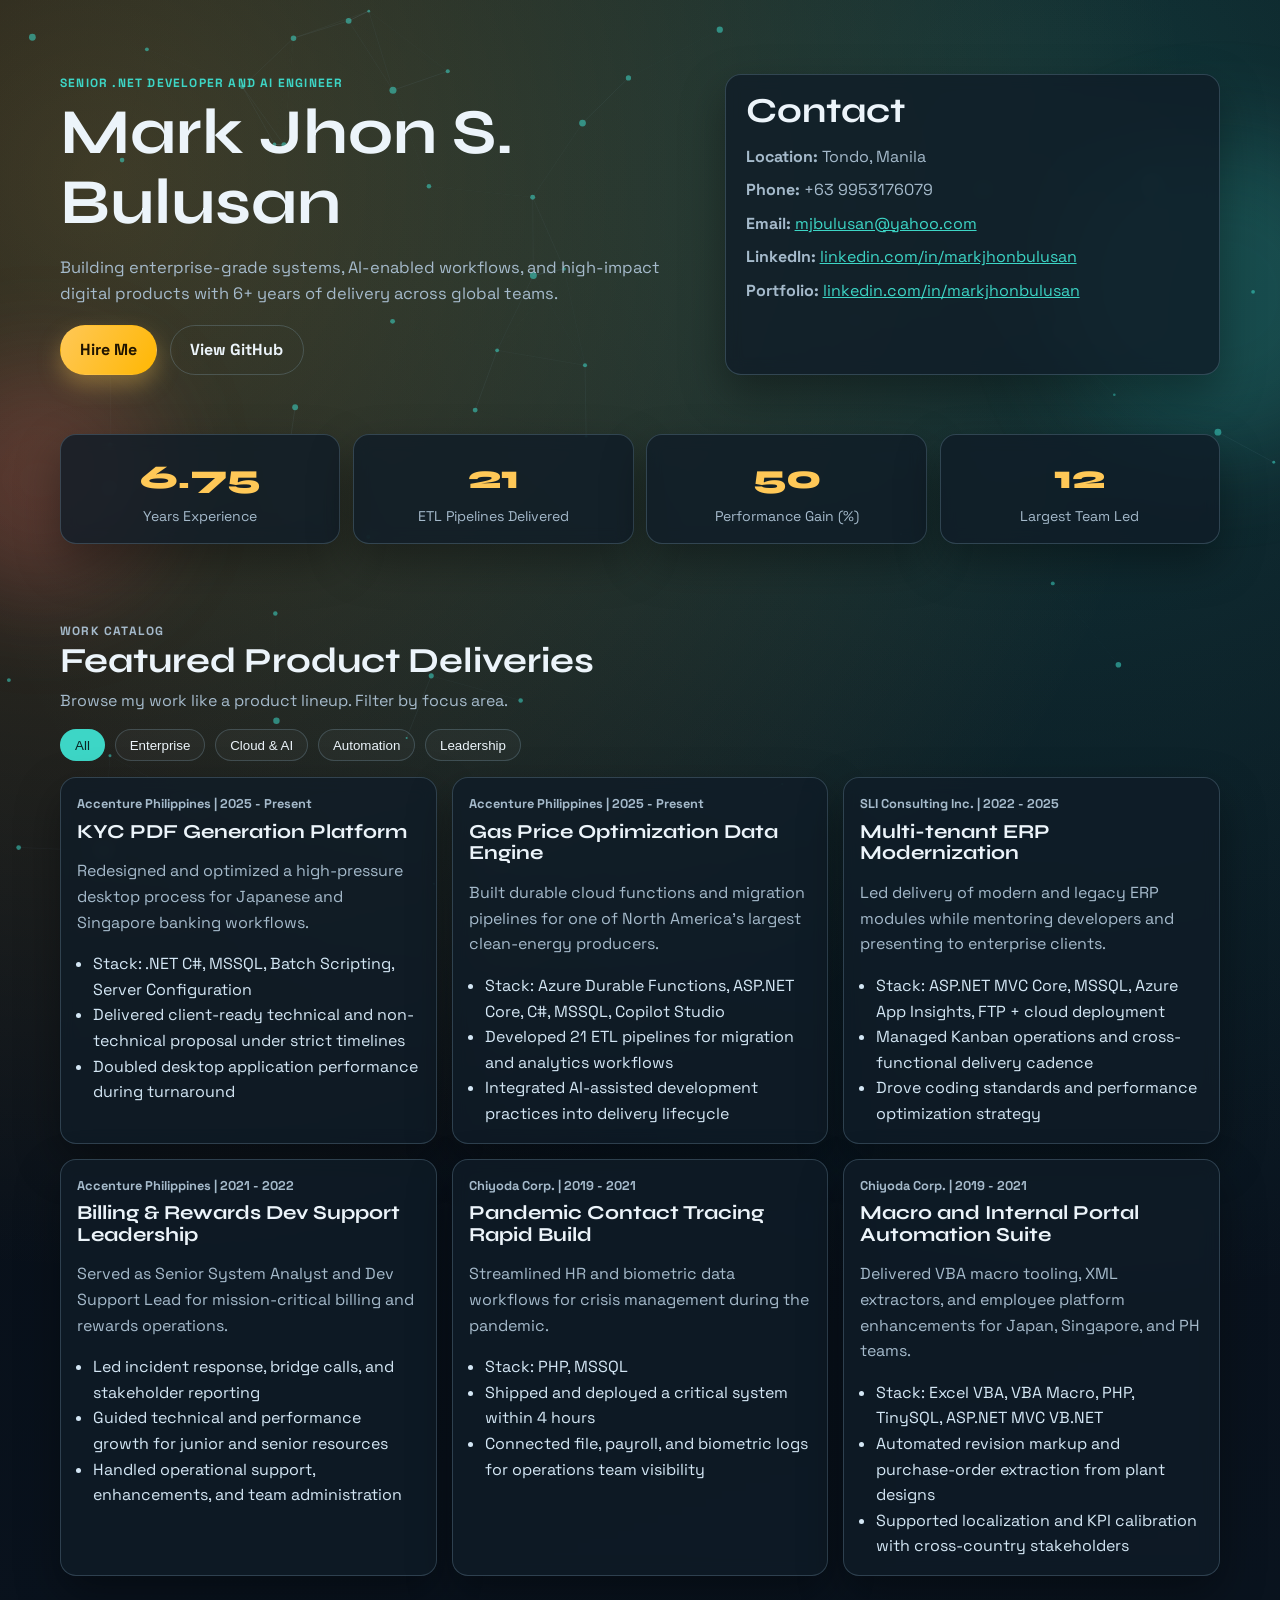
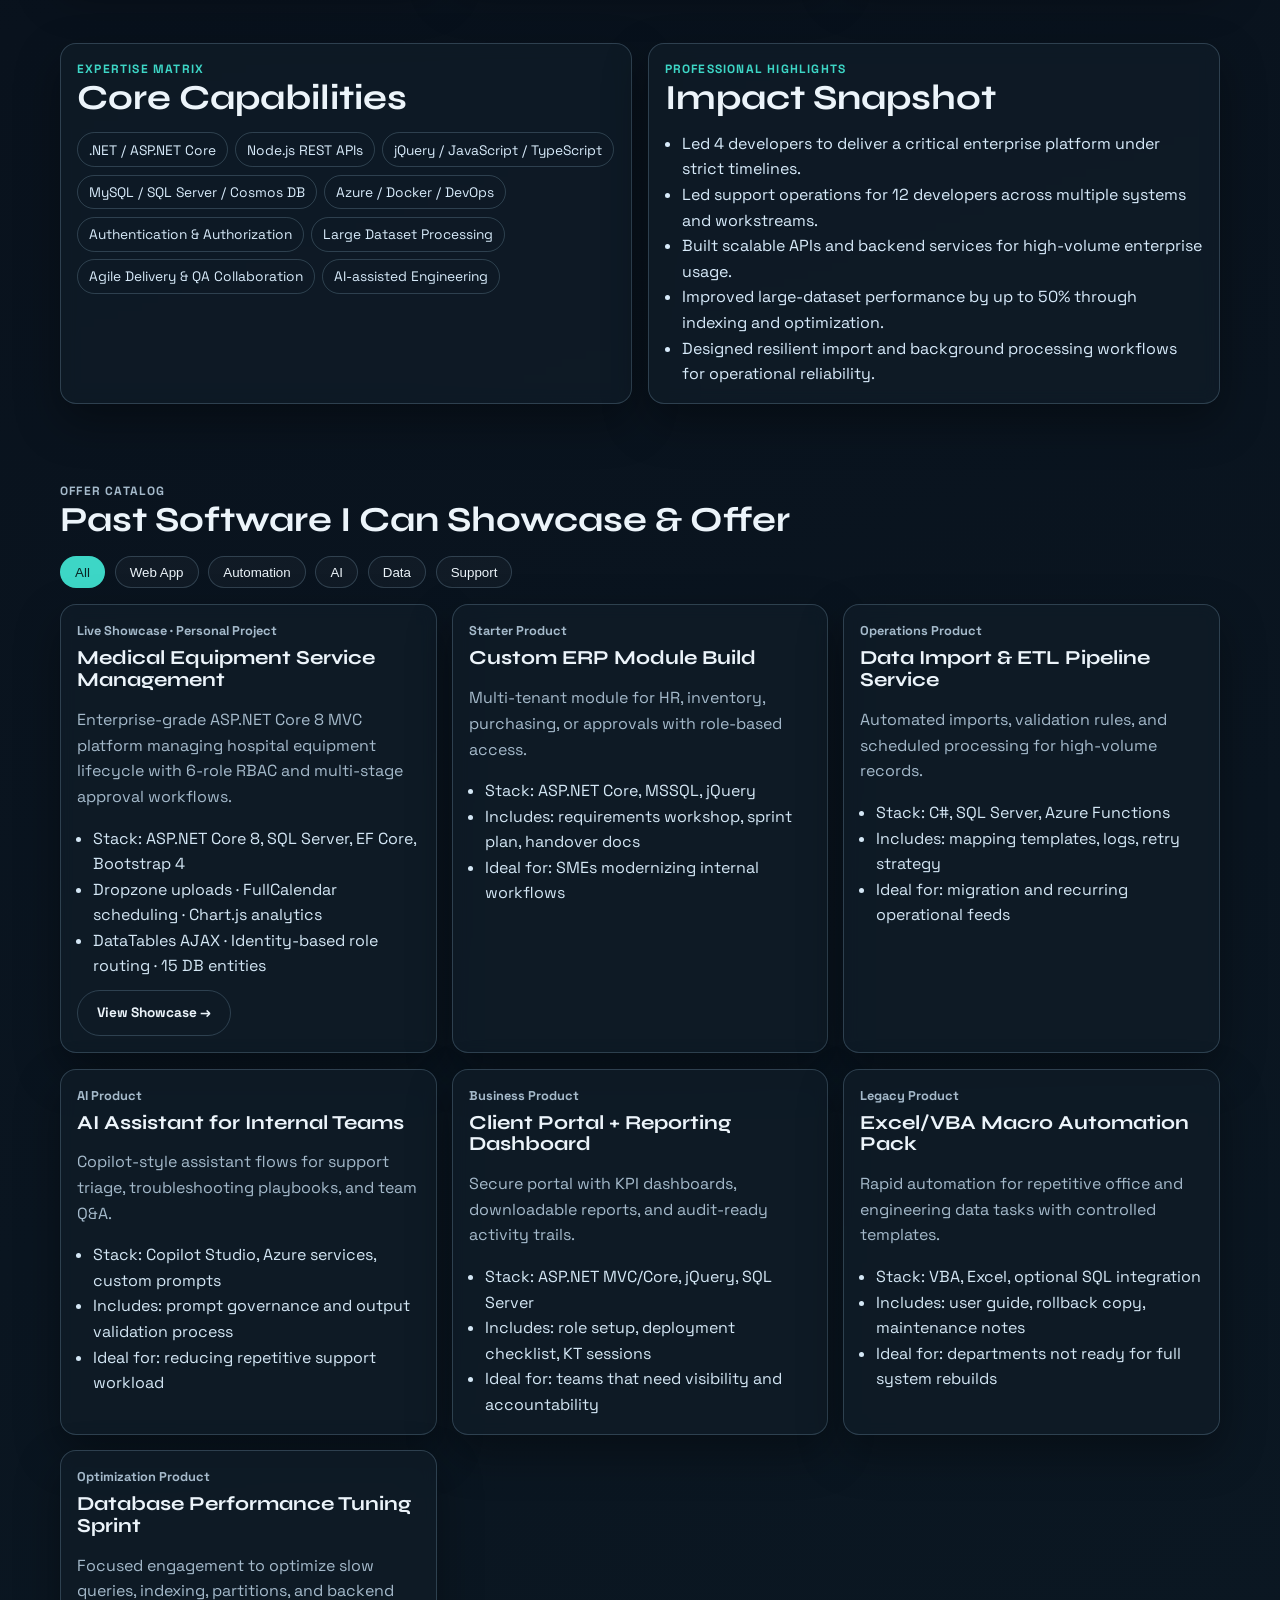
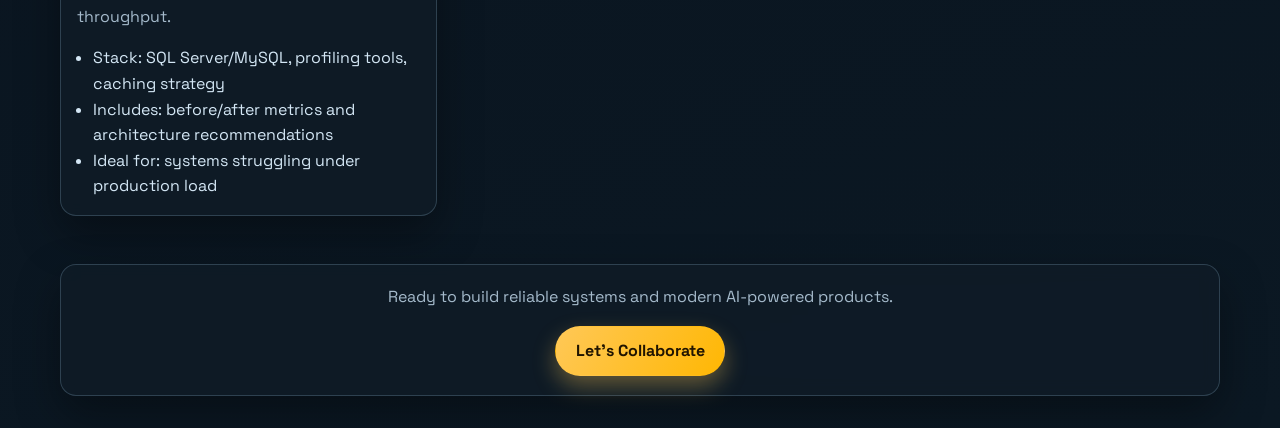
<file: index.html>
<!DOCTYPE html>
<html lang="en">
<head>
  <meta charset="UTF-8" />
  <meta name="viewport" content="width=device-width, initial-scale=1.0" />
  <title>Redirecting to CV</title>
  <meta http-equiv="refresh" content="0; url=./CV/index.html" />
  <script>
    window.location.replace("./CV/index.html");
  </script>
</head>
<body>
  <p>Redirecting to CV page...</p>
  <p>If you are not redirected, <a href="./CV/index.html">open the CV page</a>.</p>
</body>
</html>
</file>
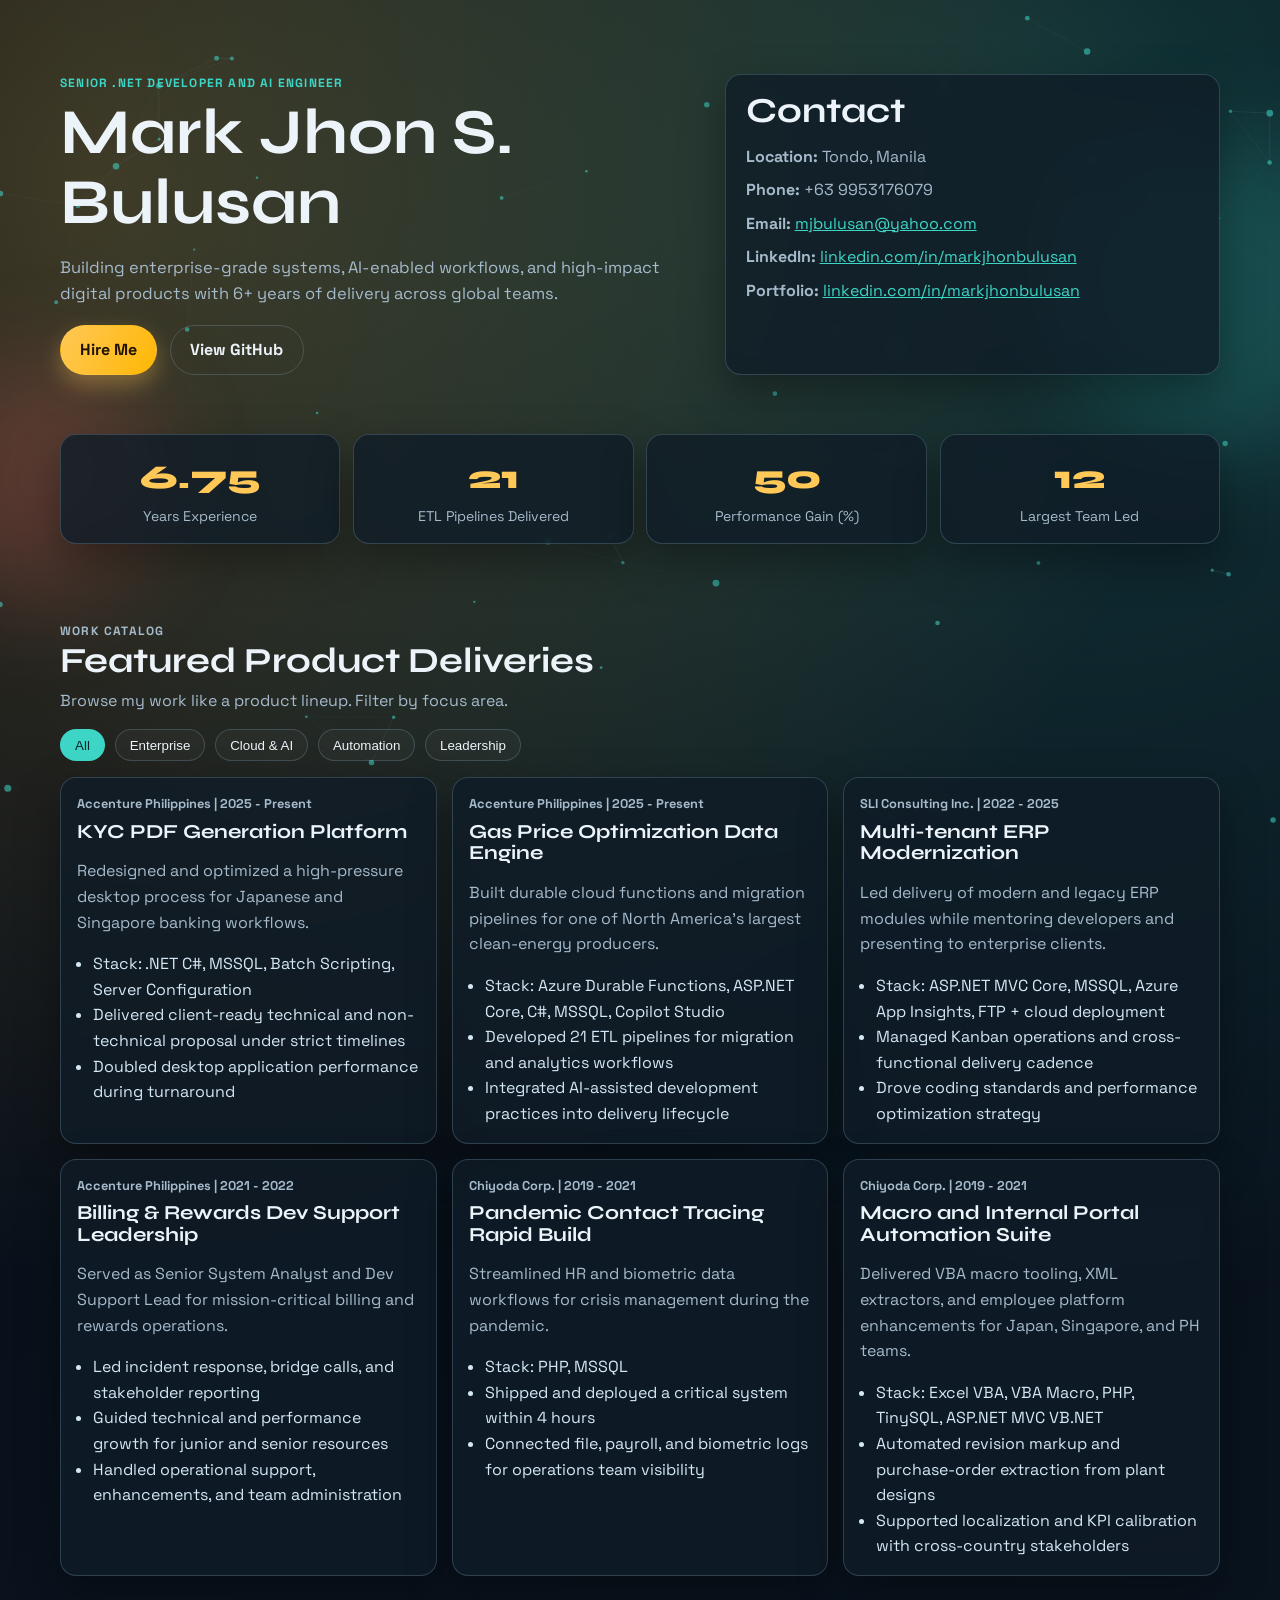
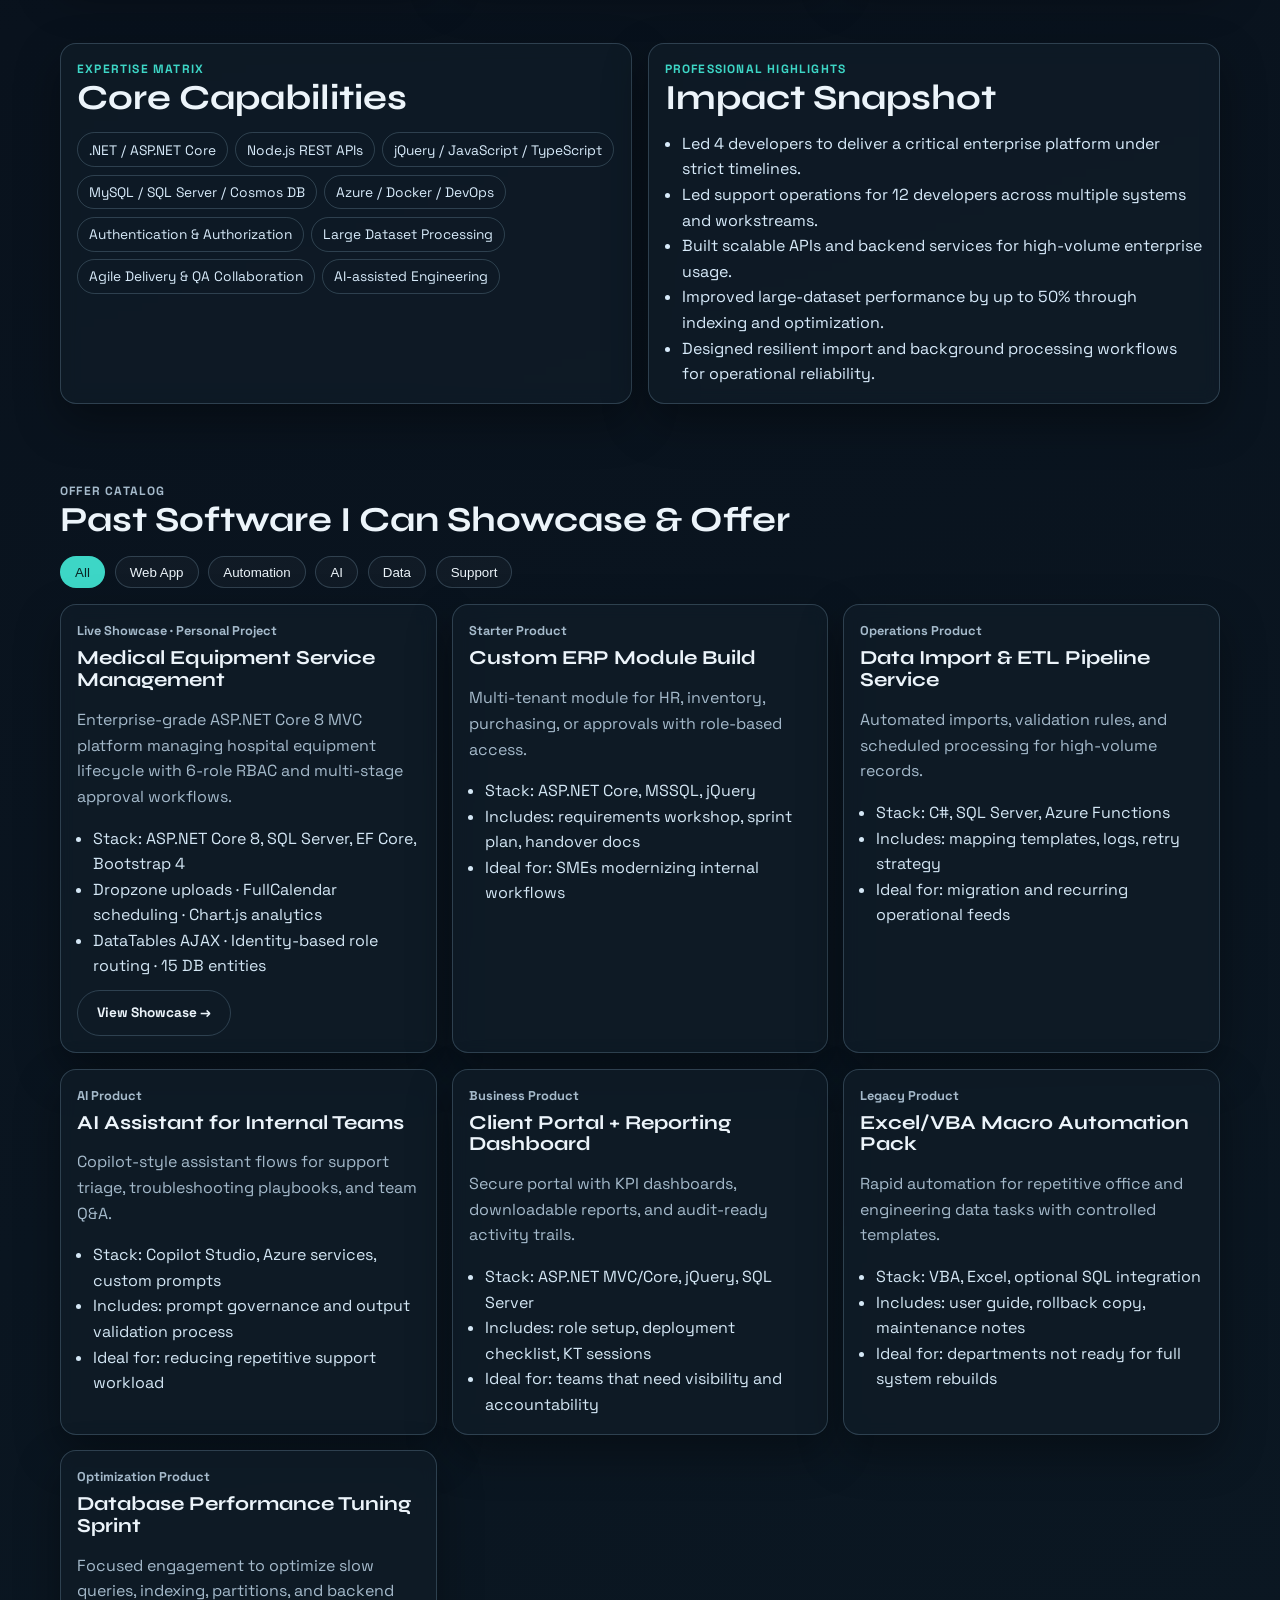
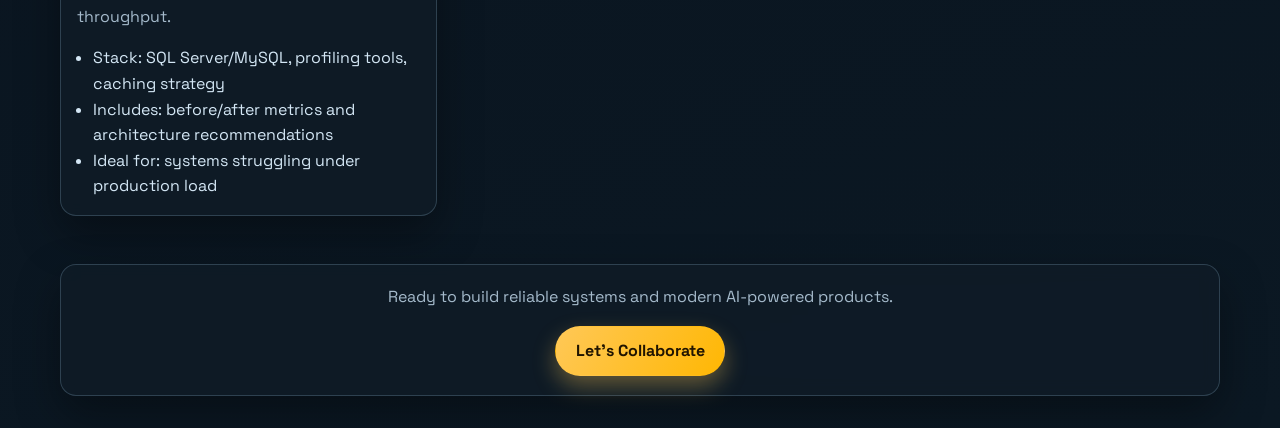
<file: CV/index.html>
<!DOCTYPE html>
<html lang="en">
<head>
  <meta charset="UTF-8" />
  <meta name="viewport" content="width=device-width, initial-scale=1.0" />
  <title>Mark Jhon S. Bulusan | Senior .NET Developer & AI Engineer</title>
  <meta name="description" content="Product-catalog style CV of Mark Jhon S. Bulusan, Senior .NET Developer and AI Engineer." />
  <link rel="preconnect" href="https://fonts.googleapis.com" />
  <link rel="preconnect" href="https://fonts.gstatic.com" crossorigin />
  <link href="https://fonts.googleapis.com/css2?family=Space+Grotesk:wght@400;500;700&family=Syne:wght@600;700;800&display=swap" rel="stylesheet" />
  <link rel="stylesheet" href="styles.css" />
</head>
<body>
  <canvas id="bg-canvas" aria-hidden="true"></canvas>
  <div class="bg-orb orb-1"></div>
  <div class="bg-orb orb-2"></div>

  <header class="hero section reveal">
    <div class="hero-text">
      <p class="eyebrow">Senior .NET Developer and AI Engineer</p>
      <h1>Mark Jhon S. Bulusan</h1>
      <p class="lede">
        Building enterprise-grade systems, AI-enabled workflows, and high-impact digital products with 6+ years of delivery across global teams.
      </p>
      <div class="hero-cta">
        <a class="btn btn-primary" href="mailto:mjbulusan@yahoo.com">Hire Me</a>
        <a class="btn btn-ghost" href="https://github.com/Lunara16" target="_blank" rel="noreferrer">View GitHub</a>
      </div>
    </div>
    <aside class="hero-card reveal delay-1">
      <h2>Contact</h2>
      <ul>
        <li><strong>Location:</strong> Tondo, Manila</li>
        <li><strong>Phone:</strong> +63 9953176079</li>
        <li><strong>Email:</strong> <a href="mailto:mjbulusan@yahoo.com">mjbulusan@yahoo.com</a></li>
        <li><strong>LinkedIn:</strong> <a href="https://ph.linkedin.com/in/mark-jhon-bulusan-b884b2306" target="_blank" rel="noreferrer">linkedin.com/in/markjhonbulusan</a></li>
        <li><strong>Portfolio:</strong> <a href="https://ph.linkedin.com/in/mark-jhon-bulusan-b884b2306" target="_blank" rel="noreferrer">linkedin.com/in/markjhonbulusan</a></li>
      </ul>
    </aside>
  </header>

  <section class="metrics section reveal delay-1">
    <article class="metric">
      <p class="metric-num" data-target="6.75">0</p>
      <p class="metric-label">Years Experience</p>
    </article>
    <article class="metric">
      <p class="metric-num" data-target="21">0</p>
      <p class="metric-label">ETL Pipelines Delivered</p>
    </article>
    <article class="metric">
      <p class="metric-num" data-target="50">0</p>
      <p class="metric-label">Performance Gain (%)</p>
    </article>
    <article class="metric">
      <p class="metric-num" data-target="12">0</p>
      <p class="metric-label">Largest Team Led</p>
    </article>
  </section>

  <section class="section reveal delay-2">
    <div class="section-head">
      <p class="eyebrow">Work Catalog</p>
      <h2>Featured Product Deliveries</h2>
      <p>Browse my work like a product lineup. Filter by focus area.</p>
    </div>

    <div class="catalog-controls" role="group" aria-label="Project filters">
      <button class="filter-btn active" data-filter="all">All</button>
      <button class="filter-btn" data-filter="enterprise">Enterprise</button>
      <button class="filter-btn" data-filter="cloud-ai">Cloud & AI</button>
      <button class="filter-btn" data-filter="automation">Automation</button>
      <button class="filter-btn" data-filter="leadership">Leadership</button>
    </div>

    <div class="catalog-grid" id="catalog">
      <article class="catalog-card reveal" data-tags="enterprise cloud-ai leadership">
        <p class="card-kicker">Accenture Philippines | 2025 - Present</p>
        <h3>KYC PDF Generation Platform</h3>
        <p>Redesigned and optimized a high-pressure desktop process for Japanese and Singapore banking workflows.</p>
        <ul>
          <li>Stack: .NET C#, MSSQL, Batch Scripting, Server Configuration</li>
          <li>Delivered client-ready technical and non-technical proposal under strict timelines</li>
          <li>Doubled desktop application performance during turnaround</li>
        </ul>
      </article>

      <article class="catalog-card reveal delay-1" data-tags="cloud-ai enterprise">
        <p class="card-kicker">Accenture Philippines | 2025 - Present</p>
        <h3>Gas Price Optimization Data Engine</h3>
        <p>Built durable cloud functions and migration pipelines for one of North America's largest clean-energy producers.</p>
        <ul>
          <li>Stack: Azure Durable Functions, ASP.NET Core, C#, MSSQL, Copilot Studio</li>
          <li>Developed 21 ETL pipelines for migration and analytics workflows</li>
          <li>Integrated AI-assisted development practices into delivery lifecycle</li>
        </ul>
      </article>

      <article class="catalog-card reveal delay-2" data-tags="enterprise leadership">
        <p class="card-kicker">SLI Consulting Inc. | 2022 - 2025</p>
        <h3>Multi-tenant ERP Modernization</h3>
        <p>Led delivery of modern and legacy ERP modules while mentoring developers and presenting to enterprise clients.</p>
        <ul>
          <li>Stack: ASP.NET MVC Core, MSSQL, Azure App Insights, FTP + cloud deployment</li>
          <li>Managed Kanban operations and cross-functional delivery cadence</li>
          <li>Drove coding standards and performance optimization strategy</li>
        </ul>
      </article>

      <article class="catalog-card reveal" data-tags="leadership enterprise">
        <p class="card-kicker">Accenture Philippines | 2021 - 2022</p>
        <h3>Billing & Rewards Dev Support Leadership</h3>
        <p>Served as Senior System Analyst and Dev Support Lead for mission-critical billing and rewards operations.</p>
        <ul>
          <li>Led incident response, bridge calls, and stakeholder reporting</li>
          <li>Guided technical and performance growth for junior and senior resources</li>
          <li>Handled operational support, enhancements, and team administration</li>
        </ul>
      </article>

      <article class="catalog-card reveal delay-1" data-tags="automation enterprise">
        <p class="card-kicker">Chiyoda Corp. | 2019 - 2021</p>
        <h3>Pandemic Contact Tracing Rapid Build</h3>
        <p>Streamlined HR and biometric data workflows for crisis management during the pandemic.</p>
        <ul>
          <li>Stack: PHP, MSSQL</li>
          <li>Shipped and deployed a critical system within 4 hours</li>
          <li>Connected file, payroll, and biometric logs for operations team visibility</li>
        </ul>
      </article>

      <article class="catalog-card reveal delay-2" data-tags="automation enterprise">
        <p class="card-kicker">Chiyoda Corp. | 2019 - 2021</p>
        <h3>Macro and Internal Portal Automation Suite</h3>
        <p>Delivered VBA macro tooling, XML extractors, and employee platform enhancements for Japan, Singapore, and PH teams.</p>
        <ul>
          <li>Stack: Excel VBA, VBA Macro, PHP, TinySQL, ASP.NET MVC VB.NET</li>
          <li>Automated revision markup and purchase-order extraction from plant designs</li>
          <li>Supported localization and KPI calibration with cross-country stakeholders</li>
        </ul>
      </article>
    </div>
  </section>

  <section class="section split reveal">
    <div class="panel">
      <p class="eyebrow">Expertise Matrix</p>
      <h2>Core Capabilities</h2>
      <div class="chips">
        <span>.NET / ASP.NET Core</span>
        <span>Node.js REST APIs</span>
        <span>jQuery / JavaScript / TypeScript</span>
        <span>MySQL / SQL Server / Cosmos DB</span>
        <span>Azure / Docker / DevOps</span>
        <span>Authentication & Authorization</span>
        <span>Large Dataset Processing</span>
        <span>Agile Delivery & QA Collaboration</span>
        <span>AI-assisted Engineering</span>
      </div>
    </div>
    <div class="panel">
      <p class="eyebrow">Professional Highlights</p>
      <h2>Impact Snapshot</h2>
      <ul class="impact-list">
        <li>Led 4 developers to deliver a critical enterprise platform under strict timelines.</li>
        <li>Led support operations for 12 developers across multiple systems and workstreams.</li>
        <li>Built scalable APIs and backend services for high-volume enterprise usage.</li>
        <li>Improved large-dataset performance by up to 50% through indexing and optimization.</li>
        <li>Designed resilient import and background processing workflows for operational reliability.</li>
      </ul>
    </div>
  </section>

  <section class="section reveal delay-1">
    <div class="section-head">
      <p class="eyebrow">Offer Catalog</p>
      <h2>Past Software I Can Showcase & Offer</h2>
      
    </div>

    <div class="catalog-controls" role="group" aria-label="Offer filters">
      <button class="offer-filter-btn active" data-offer-filter="all">All</button>
      <button class="offer-filter-btn" data-offer-filter="webapp">Web App</button>
      <button class="offer-filter-btn" data-offer-filter="automation">Automation</button>
      <button class="offer-filter-btn" data-offer-filter="ai">AI</button>
      <button class="offer-filter-btn" data-offer-filter="data">Data</button>
      <button class="offer-filter-btn" data-offer-filter="support">Support</button>
    </div>

    <div class="offer-grid" id="offer-catalog">
      <article class="catalog-card offer-card reveal" data-offer-tags="webapp enterprise">
        <p class="card-kicker">Live Showcase · Personal Project</p>
        <h3>Medical Equipment Service Management</h3>
        <p>Enterprise-grade ASP.NET Core 8 MVC platform managing hospital equipment lifecycle with 6-role RBAC and multi-stage approval workflows.</p>
        <ul>
          <li>Stack: ASP.NET Core 8, SQL Server, EF Core, Bootstrap 4</li>
          <li>Dropzone uploads · FullCalendar scheduling · Chart.js analytics</li>
          <li>DataTables AJAX · Identity-based role routing · 15 DB entities</li>
        </ul>
        <a class="btn btn-ghost" href="./showcase.html" style="margin-top:0.7rem;font-size:0.85rem;" target="_blank" rel="noreferrer">View Showcase →</a>
      </article>

      <article class="catalog-card offer-card reveal delay-1" data-offer-tags="webapp enterprise">
        <p class="card-kicker">Starter Product</p>
        <h3>Custom ERP Module Build</h3>
        <p>Multi-tenant module for HR, inventory, purchasing, or approvals with role-based access.</p>
        <ul>
          <li>Stack: ASP.NET Core, MSSQL, jQuery</li>
          <li>Includes: requirements workshop, sprint plan, handover docs</li>
          <li>Ideal for: SMEs modernizing internal workflows</li>
        </ul>
      </article>

      <article class="catalog-card offer-card reveal delay-1" data-offer-tags="automation data">
        <p class="card-kicker">Operations Product</p>
        <h3>Data Import & ETL Pipeline Service</h3>
        <p>Automated imports, validation rules, and scheduled processing for high-volume records.</p>
        <ul>
          <li>Stack: C#, SQL Server, Azure Functions</li>
          <li>Includes: mapping templates, logs, retry strategy</li>
          <li>Ideal for: migration and recurring operational feeds</li>
        </ul>
      </article>

      <article class="catalog-card offer-card reveal delay-2" data-offer-tags="ai support">
        <p class="card-kicker">AI Product</p>
        <h3>AI Assistant for Internal Teams</h3>
        <p>Copilot-style assistant flows for support triage, troubleshooting playbooks, and team Q&A.</p>
        <ul>
          <li>Stack: Copilot Studio, Azure services, custom prompts</li>
          <li>Includes: prompt governance and output validation process</li>
          <li>Ideal for: reducing repetitive support workload</li>
        </ul>
      </article>

      <article class="catalog-card offer-card reveal" data-offer-tags="webapp support">
        <p class="card-kicker">Business Product</p>
        <h3>Client Portal + Reporting Dashboard</h3>
        <p>Secure portal with KPI dashboards, downloadable reports, and audit-ready activity trails.</p>
        <ul>
          <li>Stack: ASP.NET MVC/Core, jQuery, SQL Server</li>
          <li>Includes: role setup, deployment checklist, KT sessions</li>
          <li>Ideal for: teams that need visibility and accountability</li>
        </ul>
      </article>

      <article class="catalog-card offer-card reveal delay-1" data-offer-tags="automation support">
        <p class="card-kicker">Legacy Product</p>
        <h3>Excel/VBA Macro Automation Pack</h3>
        <p>Rapid automation for repetitive office and engineering data tasks with controlled templates.</p>
        <ul>
          <li>Stack: VBA, Excel, optional SQL integration</li>
          <li>Includes: user guide, rollback copy, maintenance notes</li>
          <li>Ideal for: departments not ready for full system rebuilds</li>
        </ul>
      </article>

      <article class="catalog-card offer-card reveal delay-2" data-offer-tags="data ai">
        <p class="card-kicker">Optimization Product</p>
        <h3>Database Performance Tuning Sprint</h3>
        <p>Focused engagement to optimize slow queries, indexing, partitions, and backend throughput.</p>
        <ul>
          <li>Stack: SQL Server/MySQL, profiling tools, caching strategy</li>
          <li>Includes: before/after metrics and architecture recommendations</li>
          <li>Ideal for: systems struggling under production load</li>
        </ul>
      </article>
    </div>
  </section>

  <footer class="section footer reveal">
    <p>Ready to build reliable systems and modern AI-powered products.</p>
    <a class="btn btn-primary" href="mailto:mjbulusan@yahoo.com">Let's Collaborate</a>
  </footer>

  <script src="https://code.jquery.com/jquery-3.7.1.min.js" integrity="sha256-/JqT3SQfawRcv/BIHPThkBvs0OEvtFFmqPF/lYI/Cxo=" crossorigin="anonymous"></script>
  <script src="script.js"></script>
</body>
</html>
</file>
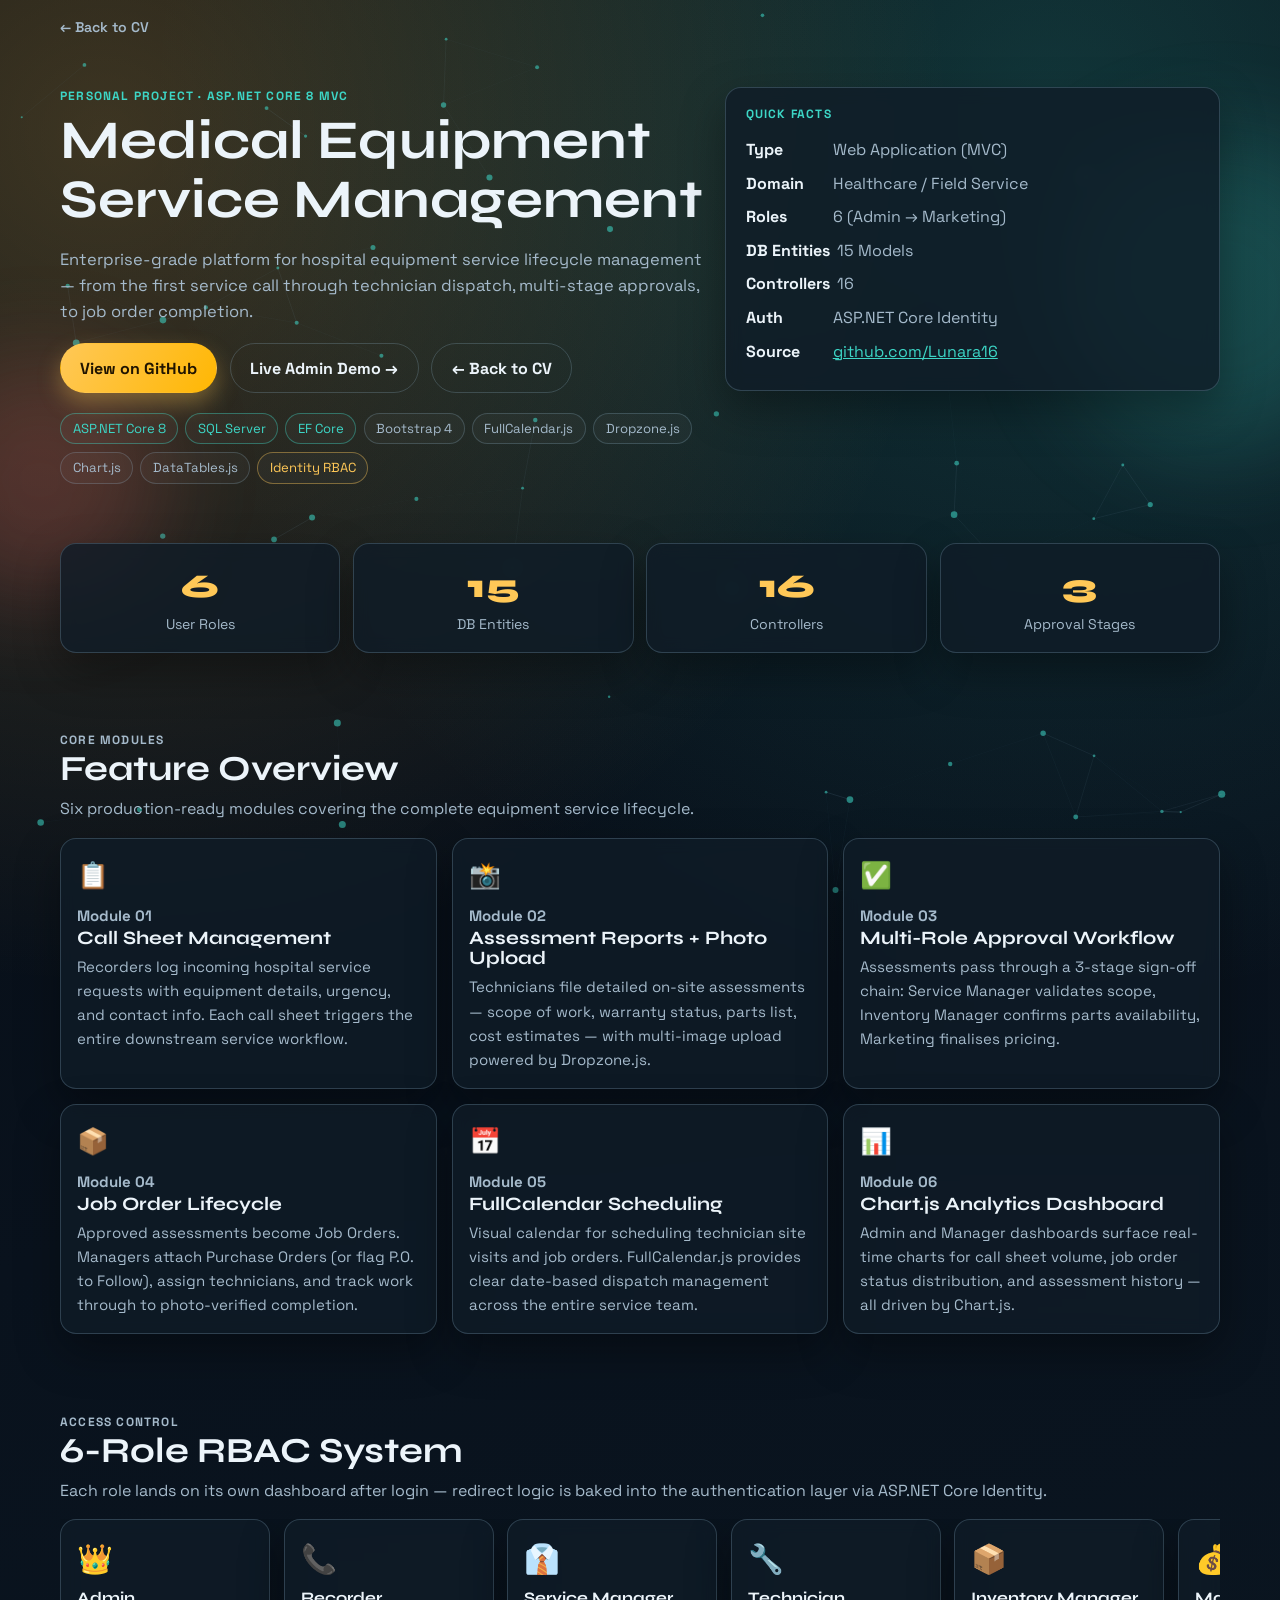
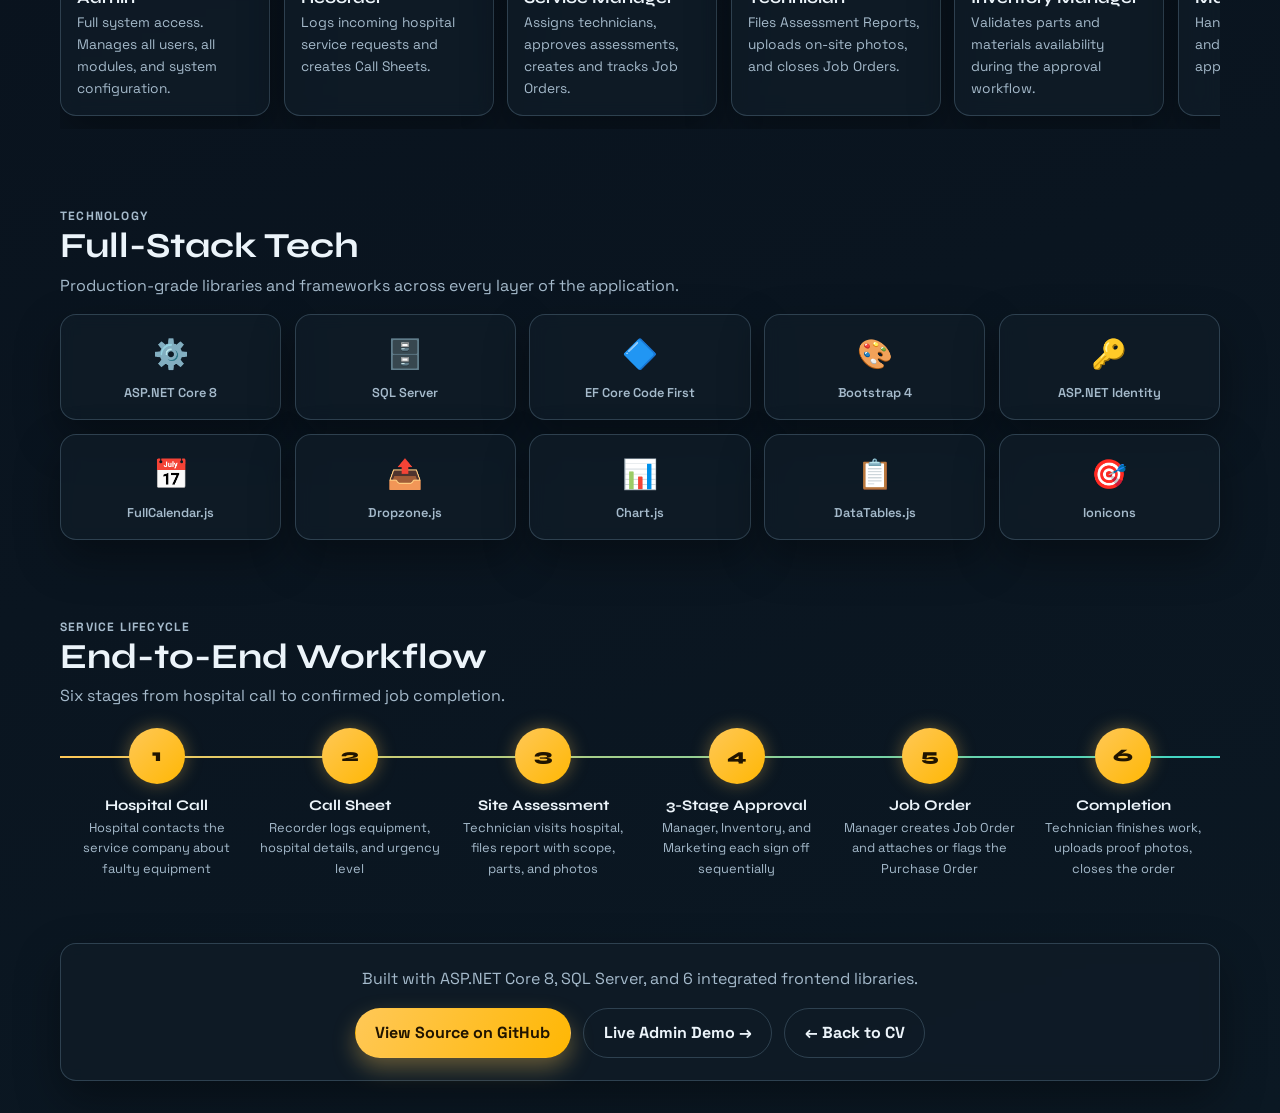
<file: CV/showcase.html>
<!-- INTEGRATION NOTE
  ════════════════════════════════════════════════════════════════════
  HOW TO LINK THIS PAGE FROM YOUR CV (index.html)
  ════════════════════════════════════════════════════════════════════
  1. Place showcase.html, showcase.css, and showcase.js in the SAME
     folder as index.html  →  CV/

  2. Open index.html → find <div class="catalog-grid" id="catalog">
     Paste the article block below anywhere inside that grid:

  <article class="catalog-card reveal" data-tags="enterprise">
    <p class="card-kicker">Personal Project · 2025</p>
    <h3>Medical Equipment Service Management System</h3>
    <p>Enterprise-grade ASP.NET Core 8 MVC platform for hospital equipment lifecycle management with 6-role RBAC.</p>
    <ul>
      <li>Stack: ASP.NET Core 8, SQL Server, EF Core, Bootstrap 4</li>
      <li>Multi-stage approval workflow · Dropzone.js uploads · Calendar</li>
      <li>Chart.js analytics · DataTables AJAX · Identity-based routing</li>
    </ul>
    <a class="btn btn-ghost" href="./showcase.html" style="margin-top:0.7rem;font-size:0.85rem;" target="_blank" rel="noreferrer">View Showcase →</a>
  </article>

  3. "enterprise" tag already exists in the CV filter buttons — no
     changes to the filter controls are needed.
  ════════════════════════════════════════════════════════════════════
-->
<!DOCTYPE html>
<html lang="en">
<head>
  <meta charset="UTF-8" />
  <meta name="viewport" content="width=device-width, initial-scale=1.0" />
  <title>Medical Equipment Service Management System | Mark Jhon Bulusan</title>
  <meta name="description" content="Showcase of TechAppRemakeWeb — enterprise ASP.NET Core 8 MVC system for hospital equipment service lifecycle management with 6-role RBAC." />
  <link rel="preconnect" href="https://fonts.googleapis.com" />
  <link rel="preconnect" href="https://fonts.gstatic.com" crossorigin />
  <link href="https://fonts.googleapis.com/css2?family=Space+Grotesk:wght@400;500;700&family=Syne:wght@600;700;800&display=swap" rel="stylesheet" />
  <link rel="stylesheet" href="showcase.css" />
</head>
<body>

  <canvas id="bg-canvas" aria-hidden="true"></canvas>
  <div class="bg-orb orb-1"></div>
  <div class="bg-orb orb-2"></div>

  <!-- Nav back -->
  <nav class="nav-bar" aria-label="Page navigation">
    <a class="nav-back" href="./index.html">← Back to CV</a>
  </nav>

  <!-- ── HERO ──────────────────────────────────────────────── -->
  <header class="hero section reveal">
    <div class="hero-text">
      <p class="eyebrow">Personal Project · ASP.NET Core 8 MVC</p>
      <h1>Medical Equipment<br>Service Management</h1>
      <p class="lede">
        Enterprise-grade platform for hospital equipment service lifecycle management —
        from the first service call through technician dispatch, multi-stage approvals,
        to job order completion.
      </p>
      <div class="hero-cta">
        <a class="btn btn-primary" href="https://github.com/Lunara16" target="_blank" rel="noreferrer">View on GitHub</a>
        <a class="btn btn-ghost" href="./admin-demo.html" target="_blank" rel="noreferrer">Live Admin Demo →</a>
        <a class="btn btn-ghost" href="./index.html">← Back to CV</a>
      </div>
      <div class="tech-badges" aria-label="Technology stack">
        <span class="badge accent">ASP.NET Core 8</span>
        <span class="badge accent">SQL Server</span>
        <span class="badge accent">EF Core</span>
        <span class="badge">Bootstrap 4</span>
        <span class="badge">FullCalendar.js</span>
        <span class="badge">Dropzone.js</span>
        <span class="badge">Chart.js</span>
        <span class="badge">DataTables.js</span>
        <span class="badge brand">Identity RBAC</span>
      </div>
    </div>

    <aside class="hero-side reveal delay-1" aria-label="Project quick facts">
      <p class="eyebrow">Quick Facts</p>
      <ul>
        <li><strong>Type</strong>Web Application (MVC)</li>
        <li><strong>Domain</strong>Healthcare / Field Service</li>
        <li><strong>Roles</strong>6 (Admin → Marketing)</li>
        <li><strong>DB Entities</strong>15 Models</li>
        <li><strong>Controllers</strong>16</li>
        <li><strong>Auth</strong>ASP.NET Core Identity</li>
        <li><strong>Source</strong><a href="https://github.com/Lunara16" target="_blank" rel="noreferrer">github.com/Lunara16</a></li>
      </ul>
    </aside>
  </header>

  <!-- ── METRICS ───────────────────────────────────────────── -->
  <section class="metrics section reveal delay-1" aria-label="Project metrics">
    <article class="metric">
      <p class="metric-num" data-target="6">0</p>
      <p class="metric-label">User Roles</p>
    </article>
    <article class="metric">
      <p class="metric-num" data-target="15">0</p>
      <p class="metric-label">DB Entities</p>
    </article>
    <article class="metric">
      <p class="metric-num" data-target="16">0</p>
      <p class="metric-label">Controllers</p>
    </article>
    <article class="metric">
      <p class="metric-num" data-target="3">0</p>
      <p class="metric-label">Approval Stages</p>
    </article>
  </section>

  <!-- ── FEATURE GRID ──────────────────────────────────────── -->
  <section class="section reveal delay-2">
    <div class="section-head">
      <p class="eyebrow">Core Modules</p>
      <h2>Feature Overview</h2>
      <p>Six production-ready modules covering the complete equipment service lifecycle.</p>
    </div>

    <div class="catalog-grid">
      <article class="catalog-card reveal">
        <span class="card-icon" aria-hidden="true">📋</span>
        <p class="card-kicker">Module 01</p>
        <h3>Call Sheet Management</h3>
        <p>Recorders log incoming hospital service requests with equipment details, urgency, and contact info. Each call sheet triggers the entire downstream service workflow.</p>
      </article>

      <article class="catalog-card reveal delay-1">
        <span class="card-icon" aria-hidden="true">📸</span>
        <p class="card-kicker">Module 02</p>
        <h3>Assessment Reports + Photo Upload</h3>
        <p>Technicians file detailed on-site assessments — scope of work, warranty status, parts list, cost estimates — with multi-image upload powered by Dropzone.js.</p>
      </article>

      <article class="catalog-card reveal delay-2">
        <span class="card-icon" aria-hidden="true">✅</span>
        <p class="card-kicker">Module 03</p>
        <h3>Multi-Role Approval Workflow</h3>
        <p>Assessments pass through a 3-stage sign-off chain: Service Manager validates scope, Inventory Manager confirms parts availability, Marketing finalises pricing.</p>
      </article>

      <article class="catalog-card reveal">
        <span class="card-icon" aria-hidden="true">📦</span>
        <p class="card-kicker">Module 04</p>
        <h3>Job Order Lifecycle</h3>
        <p>Approved assessments become Job Orders. Managers attach Purchase Orders (or flag P.O. to Follow), assign technicians, and track work through to photo-verified completion.</p>
      </article>

      <article class="catalog-card reveal delay-1">
        <span class="card-icon" aria-hidden="true">📅</span>
        <p class="card-kicker">Module 05</p>
        <h3>FullCalendar Scheduling</h3>
        <p>Visual calendar for scheduling technician site visits and job orders. FullCalendar.js provides clear date-based dispatch management across the entire service team.</p>
      </article>

      <article class="catalog-card reveal delay-2">
        <span class="card-icon" aria-hidden="true">📊</span>
        <p class="card-kicker">Module 06</p>
        <h3>Chart.js Analytics Dashboard</h3>
        <p>Admin and Manager dashboards surface real-time charts for call sheet volume, job order status distribution, and assessment history — all driven by Chart.js.</p>
      </article>
    </div>
  </section>

  <!-- ── ROLE OVERVIEW ─────────────────────────────────────── -->
  <section class="section reveal">
    <div class="section-head">
      <p class="eyebrow">Access Control</p>
      <h2>6-Role RBAC System</h2>
      <p>Each role lands on its own dashboard after login — redirect logic is baked into the authentication layer via ASP.NET Core Identity.</p>
    </div>

    <div class="roles-scroll" role="list" aria-label="User roles">
      <div class="role-card reveal" role="listitem">
        <span class="role-icon" aria-hidden="true">👑</span>
        <h3>Admin</h3>
        <p>Full system access. Manages all users, all modules, and system configuration.</p>
      </div>
      <div class="role-card reveal delay-1" role="listitem">
        <span class="role-icon" aria-hidden="true">📞</span>
        <h3>Recorder</h3>
        <p>Logs incoming hospital service requests and creates Call Sheets.</p>
      </div>
      <div class="role-card reveal delay-2" role="listitem">
        <span class="role-icon" aria-hidden="true">👔</span>
        <h3>Service Manager</h3>
        <p>Assigns technicians, approves assessments, creates and tracks Job Orders.</p>
      </div>
      <div class="role-card reveal" role="listitem">
        <span class="role-icon" aria-hidden="true">🔧</span>
        <h3>Technician</h3>
        <p>Files Assessment Reports, uploads on-site photos, and closes Job Orders.</p>
      </div>
      <div class="role-card reveal delay-1" role="listitem">
        <span class="role-icon" aria-hidden="true">📦</span>
        <h3>Inventory Manager</h3>
        <p>Validates parts and materials availability during the approval workflow.</p>
      </div>
      <div class="role-card reveal delay-2" role="listitem">
        <span class="role-icon" aria-hidden="true">💰</span>
        <h3>Marketing</h3>
        <p>Handles price estimation and billing as the final approval stage.</p>
      </div>
    </div>
  </section>

  <!-- ── TECH STACK ─────────────────────────────────────────── -->
  <section class="section reveal">
    <div class="section-head">
      <p class="eyebrow">Technology</p>
      <h2>Full-Stack Tech</h2>
      <p>Production-grade libraries and frameworks across every layer of the application.</p>
    </div>

    <div class="tech-grid" aria-label="Technologies used">
      <div class="tech-item reveal">
        <span class="ticon" aria-hidden="true">⚙️</span>
        <p>ASP.NET Core 8</p>
      </div>
      <div class="tech-item reveal delay-1">
        <span class="ticon" aria-hidden="true">🗄️</span>
        <p>SQL Server</p>
      </div>
      <div class="tech-item reveal delay-2">
        <span class="ticon" aria-hidden="true">🔷</span>
        <p>EF Core Code First</p>
      </div>
      <div class="tech-item reveal">
        <span class="ticon" aria-hidden="true">🎨</span>
        <p>Bootstrap 4</p>
      </div>
      <div class="tech-item reveal delay-1">
        <span class="ticon" aria-hidden="true">🔑</span>
        <p>ASP.NET Identity</p>
      </div>
      <div class="tech-item reveal delay-2">
        <span class="ticon" aria-hidden="true">📅</span>
        <p>FullCalendar.js</p>
      </div>
      <div class="tech-item reveal">
        <span class="ticon" aria-hidden="true">📤</span>
        <p>Dropzone.js</p>
      </div>
      <div class="tech-item reveal delay-1">
        <span class="ticon" aria-hidden="true">📊</span>
        <p>Chart.js</p>
      </div>
      <div class="tech-item reveal delay-2">
        <span class="ticon" aria-hidden="true">📋</span>
        <p>DataTables.js</p>
      </div>
      <div class="tech-item reveal">
        <span class="ticon" aria-hidden="true">🎯</span>
        <p>Ionicons</p>
      </div>
    </div>
  </section>

  <!-- ── WORKFLOW TIMELINE ──────────────────────────────────── -->
  <section class="section reveal">
    <div class="section-head">
      <p class="eyebrow">Service Lifecycle</p>
      <h2>End-to-End Workflow</h2>
      <p>Six stages from hospital call to confirmed job completion.</p>
    </div>

    <div class="timeline" role="list" aria-label="Service workflow steps">
      <div class="tl-step reveal" role="listitem">
        <div class="tl-num" aria-label="Step 1">1</div>
        <h3>Hospital Call</h3>
        <p>Hospital contacts the service company about faulty equipment</p>
      </div>
      <div class="tl-step reveal delay-1" role="listitem">
        <div class="tl-num" aria-label="Step 2">2</div>
        <h3>Call Sheet</h3>
        <p>Recorder logs equipment, hospital details, and urgency level</p>
      </div>
      <div class="tl-step reveal delay-2" role="listitem">
        <div class="tl-num" aria-label="Step 3">3</div>
        <h3>Site Assessment</h3>
        <p>Technician visits hospital, files report with scope, parts, and photos</p>
      </div>
      <div class="tl-step reveal" role="listitem">
        <div class="tl-num" aria-label="Step 4">4</div>
        <h3>3-Stage Approval</h3>
        <p>Manager, Inventory, and Marketing each sign off sequentially</p>
      </div>
      <div class="tl-step reveal delay-1" role="listitem">
        <div class="tl-num" aria-label="Step 5">5</div>
        <h3>Job Order</h3>
        <p>Manager creates Job Order and attaches or flags the Purchase Order</p>
      </div>
      <div class="tl-step reveal delay-2" role="listitem">
        <div class="tl-num" aria-label="Step 6">6</div>
        <h3>Completion</h3>
        <p>Technician finishes work, uploads proof photos, closes the order</p>
      </div>
    </div>
  </section>

  <!-- ── FOOTER CTA ─────────────────────────────────────────── -->
  <footer class="section footer reveal">
    <p>Built with ASP.NET Core 8, SQL Server, and 6 integrated frontend libraries.</p>
    <div class="footer-btns">
      <a class="btn btn-primary" href="https://github.com/Lunara16" target="_blank" rel="noreferrer">View Source on GitHub</a>
      <a class="btn btn-ghost" href="./admin-demo.html" target="_blank" rel="noreferrer">Live Admin Demo →</a>
      <a class="btn btn-ghost" href="./index.html">← Back to CV</a>
    </div>
  </footer>

  <script src="https://code.jquery.com/jquery-3.7.1.min.js" integrity="sha256-/JqT3SQfawRcv/BIHPThkBvs0OEvtFFmqPF/lYI/Cxo=" crossorigin="anonymous"></script>
  <script src="showcase.js"></script>
</body>
</html>
</file>
<file: CV/styles.css>
:root {
  --bg: #081018;
  --bg-soft: #111c27;
  --panel: rgba(16, 28, 39, 0.8);
  --line: rgba(149, 187, 213, 0.24);
  --text: #ecf4fa;
  --muted: #a5bacb;
  --brand: #ffc857;
  --accent: #3dd6c6;
  --danger: #ff6b6b;
  --shadow: 0 18px 44px rgba(0, 0, 0, 0.35);
}

* {
  box-sizing: border-box;
}

html,
body {
  margin: 0;
  padding: 0;
}

body {
  font-family: "Space Grotesk", sans-serif;
  color: var(--text);
  background:
    radial-gradient(circle at 8% 5%, rgba(255, 200, 87, 0.22), transparent 30%),
    radial-gradient(circle at 82% 4%, rgba(61, 214, 198, 0.2), transparent 32%),
    linear-gradient(160deg, #060b12 0%, #09121d 40%, #0b1823 100%);
  min-height: 100vh;
  line-height: 1.6;
  overflow-x: hidden;
}

#bg-canvas {
  position: fixed;
  inset: 0;
  width: 100%;
  height: 100%;
  z-index: -2;
  pointer-events: none;
  opacity: 0.75;
}

.bg-orb {
  position: fixed;
  border-radius: 50%;
  filter: blur(48px);
  pointer-events: none;
  z-index: -1;
}

.orb-1 {
  width: 240px;
  height: 240px;
  background: rgba(255, 107, 107, 0.2);
  left: -80px;
  top: 40%;
  animation: float 10s ease-in-out infinite;
}

.orb-2 {
  width: 320px;
  height: 320px;
  background: rgba(61, 214, 198, 0.18);
  right: -100px;
  top: 15%;
  animation: float 13s ease-in-out infinite reverse;
}

.section {
  width: min(1160px, calc(100% - 2.4rem));
  margin: 0 auto;
  padding: 1.2rem 0;
}

.hero {
  padding-top: 4.6rem;
  display: grid;
  grid-template-columns: 1.3fr 1fr;
  gap: 1.4rem;
  align-items: stretch;
}

.eyebrow {
  letter-spacing: 0.1em;
  text-transform: uppercase;
  color: var(--accent);
  margin: 0;
  font-weight: 700;
  font-size: 0.75rem;
}

h1,
h2,
h3 {
  font-family: "Syne", sans-serif;
  line-height: 1.1;
  margin: 0;
}

h1 {
  font-size: clamp(2rem, 5vw, 4.2rem);
  margin-top: 0.3rem;
}

h2 {
  font-size: clamp(1.5rem, 3.1vw, 2.2rem);
}

.lede {
  max-width: 62ch;
  color: var(--muted);
  font-size: 1.03rem;
}

.hero-cta {
  display: flex;
  flex-wrap: wrap;
  gap: 0.8rem;
  margin-top: 1.1rem;
}

.btn {
  display: inline-flex;
  align-items: center;
  justify-content: center;
  border-radius: 999px;
  padding: 0.7rem 1.2rem;
  text-decoration: none;
  font-weight: 700;
  border: 1px solid transparent;
  transition: transform 0.25s ease, box-shadow 0.25s ease, background 0.25s ease;
}

.btn:hover {
  transform: translateY(-2px);
}

.btn-primary {
  background: linear-gradient(120deg, var(--brand), #ffb703);
  color: #201400;
  box-shadow: 0 10px 22px rgba(255, 200, 87, 0.35);
}

.btn-ghost {
  border-color: var(--line);
  color: var(--text);
}

.hero-card,
.panel,
.catalog-card,
.metric,
.footer {
  background: var(--panel);
  border: 1px solid var(--line);
  border-radius: 1rem;
  backdrop-filter: blur(8px);
  box-shadow: var(--shadow);
}

.hero-card {
  padding: 1.1rem 1.2rem;
}

.hero-card ul {
  list-style: none;
  padding: 0;
  margin: 0.8rem 0 0;
}

.hero-card li {
  margin-bottom: 0.5rem;
  color: var(--muted);
}

.hero-card a {
  color: var(--accent);
}

.metrics {
  margin-top: 1.3rem;
  display: grid;
  grid-template-columns: repeat(4, 1fr);
  gap: 0.8rem;
}

.metric {
  text-align: center;
  padding: 1rem;
}

.metric-num {
  margin: 0;
  font-size: clamp(1.6rem, 2.6vw, 2.4rem);
  font-weight: 800;
  font-family: "Syne", sans-serif;
  color: var(--brand);
}

.metric-label {
  margin: 0;
  color: var(--muted);
  font-size: 0.88rem;
}

.section-head {
  margin: 2.5rem 0 1rem;
}

.section-head p {
  margin: 0.45rem 0 0;
  color: var(--muted);
}

.catalog-controls {
  display: flex;
  flex-wrap: wrap;
  gap: 0.6rem;
  margin-bottom: 1rem;
}

.filter-btn,
.offer-filter-btn {
  border: 1px solid var(--line);
  color: var(--text);
  background: rgba(255, 255, 255, 0.03);
  padding: 0.48rem 0.88rem;
  border-radius: 999px;
  cursor: pointer;
  transition: all 0.2s ease;
}

.filter-btn:hover,
.filter-btn.active,
.offer-filter-btn:hover,
.offer-filter-btn.active {
  background: var(--accent);
  color: #092524;
  border-color: transparent;
}

.catalog-grid {
  display: grid;
  grid-template-columns: repeat(3, minmax(0, 1fr));
  gap: 0.95rem;
}

.offer-grid {
  display: grid;
  grid-template-columns: repeat(3, minmax(0, 1fr));
  gap: 0.95rem;
}

.catalog-card {
  padding: 1rem;
  position: relative;
  overflow: hidden;
}

.catalog-card::after {
  content: "";
  position: absolute;
  inset: -120% auto auto -50%;
  width: 180%;
  height: 80%;
  background: linear-gradient(120deg, transparent, rgba(255, 255, 255, 0.09), transparent);
  transform: rotate(8deg);
  transition: transform 0.65s ease;
}

.catalog-card:hover::after {
  transform: rotate(8deg) translateY(155%);
}

.catalog-card:hover {
  border-color: rgba(255, 200, 87, 0.65);
}

.card-kicker {
  margin: 0 0 0.35rem;
  color: var(--accent);
  font-size: 0.8rem;
  font-weight: 700;
}

.catalog-card h3 {
  font-size: 1.24rem;
}

.catalog-card p {
  color: var(--muted);
}

.catalog-card ul {
  margin: 0;
  padding-left: 1rem;
  color: #d4e7f5;
}

.split {
  margin-top: 1.8rem;
  display: grid;
  grid-template-columns: 1fr 1fr;
  gap: 0.95rem;
}

.panel {
  padding: 1rem;
}

.chips {
  display: flex;
  flex-wrap: wrap;
  gap: 0.45rem;
  margin-top: 0.9rem;
}

.chips span {
  border: 1px solid var(--line);
  border-radius: 999px;
  padding: 0.34rem 0.68rem;
  color: #d8ebfb;
  font-size: 0.86rem;
}

.impact-list {
  margin: 0.8rem 0 0;
  padding-left: 1.1rem;
  color: #d8ebfb;
}

.footer {
  margin-top: 1.8rem;
  margin-bottom: 2rem;
  padding: 1.2rem;
  text-align: center;
}

.footer p {
  margin-top: 0;
  color: var(--muted);
}

.reveal {
  opacity: 0;
  transform: translateY(16px);
  transition: opacity 0.65s ease, transform 0.65s ease;
}

.reveal.visible {
  opacity: 1;
  transform: translateY(0);
}

.delay-1 {
  transition-delay: 0.12s;
}

.delay-2 {
  transition-delay: 0.24s;
}

@keyframes float {
  0%,
  100% {
    transform: translateY(0);
  }
  50% {
    transform: translateY(-18px);
  }
}

@media (max-width: 1000px) {
  .hero,
  .split {
    grid-template-columns: 1fr;
  }

  .catalog-grid,
  .offer-grid {
    grid-template-columns: repeat(2, minmax(0, 1fr));
  }

  .metrics {
    grid-template-columns: repeat(2, 1fr);
  }
}

@media (max-width: 640px) {
  .section {
    width: min(1160px, calc(100% - 1.2rem));
  }

  .hero {
    padding-top: 3rem;
  }

  .catalog-grid,
  .offer-grid,
  .metrics {
    grid-template-columns: 1fr;
  }

  h1 {
    font-size: clamp(1.9rem, 9vw, 2.8rem);
  }
}

@media (prefers-reduced-motion: reduce) {
  #bg-canvas {
    display: none;
  }
}
</file>
<file: CV/showcase.css>
/* ============================================================
   showcase.css — TechApp CV Showcase
   Standalone page; mirrors CodewithMJ design system exactly.
   ============================================================ */

:root {
  --bg: #081018;
  --bg-soft: #111c27;
  --panel: rgba(16, 28, 39, 0.8);
  --line: rgba(149, 187, 213, 0.24);
  --text: #ecf4fa;
  --muted: #a5bacb;
  --brand: #ffc857;
  --accent: #3dd6c6;
  --danger: #ff6b6b;
  --shadow: 0 18px 44px rgba(0, 0, 0, 0.35);
}

* {
  box-sizing: border-box;
}

html,
body {
  margin: 0;
  padding: 0;
}

body {
  font-family: "Space Grotesk", sans-serif;
  color: var(--text);
  background:
    radial-gradient(circle at 8% 5%, rgba(255, 200, 87, 0.22), transparent 30%),
    radial-gradient(circle at 82% 4%, rgba(61, 214, 198, 0.2), transparent 32%),
    linear-gradient(160deg, #060b12 0%, #09121d 40%, #0b1823 100%);
  min-height: 100vh;
  line-height: 1.6;
  overflow-x: hidden;
}

/* ── Canvas background ─────────────────────────────────────── */
#bg-canvas {
  position: fixed;
  inset: 0;
  width: 100%;
  height: 100%;
  z-index: -2;
  pointer-events: none;
  opacity: 0.75;
}

.bg-orb {
  position: fixed;
  border-radius: 50%;
  filter: blur(48px);
  pointer-events: none;
  z-index: -1;
}

.orb-1 {
  width: 240px;
  height: 240px;
  background: rgba(255, 107, 107, 0.2);
  left: -80px;
  top: 40%;
  animation: float 10s ease-in-out infinite;
}

.orb-2 {
  width: 320px;
  height: 320px;
  background: rgba(61, 214, 198, 0.18);
  right: -100px;
  top: 15%;
  animation: float 13s ease-in-out infinite reverse;
}

/* ── Layout ────────────────────────────────────────────────── */
.section {
  width: min(1160px, calc(100% - 2.4rem));
  margin: 0 auto;
  padding: 1.2rem 0;
}

/* ── Typography ────────────────────────────────────────────── */
.eyebrow {
  letter-spacing: 0.1em;
  text-transform: uppercase;
  color: var(--accent);
  margin: 0;
  font-weight: 700;
  font-size: 0.75rem;
}

h1,
h2,
h3 {
  font-family: "Syne", sans-serif;
  line-height: 1.1;
  margin: 0;
}

h1 {
  font-size: clamp(2rem, 5vw, 3.4rem);
  margin-top: 0.3rem;
}

h2 {
  font-size: clamp(1.5rem, 3.1vw, 2.2rem);
}

.lede {
  max-width: 62ch;
  color: var(--muted);
  font-size: 1.03rem;
}

/* ── Buttons ───────────────────────────────────────────────── */
.btn {
  display: inline-flex;
  align-items: center;
  justify-content: center;
  border-radius: 999px;
  padding: 0.7rem 1.2rem;
  text-decoration: none;
  font-weight: 700;
  font-family: "Space Grotesk", sans-serif;
  border: 1px solid transparent;
  transition: transform 0.25s ease, box-shadow 0.25s ease, background 0.25s ease;
}

.btn:hover {
  transform: translateY(-2px);
}

.btn-primary {
  background: linear-gradient(120deg, var(--brand), #ffb703);
  color: #201400;
  box-shadow: 0 10px 22px rgba(255, 200, 87, 0.35);
}

.btn-ghost {
  border-color: var(--line);
  color: var(--text);
}

/* ── Panel base ────────────────────────────────────────────── */
.panel,
.metric,
.catalog-card,
.hero-side,
.role-card,
.tech-item,
.footer {
  background: var(--panel);
  border: 1px solid var(--line);
  border-radius: 1rem;
  backdrop-filter: blur(8px);
  box-shadow: var(--shadow);
}

/* ── Nav back ──────────────────────────────────────────────── */
.nav-bar {
  width: min(1160px, calc(100% - 2.4rem));
  margin: 0 auto;
  padding: 1rem 0;
  display: flex;
  align-items: center;
}

.nav-back {
  display: inline-flex;
  align-items: center;
  gap: 0.35rem;
  text-decoration: none;
  color: var(--muted);
  font-size: 0.88rem;
  font-weight: 600;
  transition: color 0.2s ease;
}

.nav-back:hover {
  color: var(--accent);
}

/* ── Hero ──────────────────────────────────────────────────── */
.hero {
  padding-top: 2rem;
  display: grid;
  grid-template-columns: 1.3fr 1fr;
  gap: 1.4rem;
  align-items: start;
}

.hero-cta {
  display: flex;
  flex-wrap: wrap;
  gap: 0.8rem;
  margin-top: 1.1rem;
}

.hero-side {
  padding: 1.1rem 1.2rem;
}

.hero-side ul {
  list-style: none;
  padding: 0;
  margin: 0.8rem 0 0;
}

.hero-side li {
  margin-bottom: 0.5rem;
  color: var(--muted);
  display: flex;
  gap: 0.45rem;
}

.hero-side strong {
  color: var(--text);
  min-width: 80px;
  flex-shrink: 0;
}

.hero-side a {
  color: var(--accent);
}

/* ── Tech badges ───────────────────────────────────────────── */
.tech-badges {
  display: flex;
  flex-wrap: wrap;
  gap: 0.45rem;
  margin-top: 1.2rem;
}

.badge {
  border: 1px solid var(--line);
  border-radius: 999px;
  padding: 0.28rem 0.72rem;
  font-size: 0.82rem;
  color: var(--muted);
  background: rgba(255, 255, 255, 0.03);
}

.badge.accent {
  border-color: rgba(61, 214, 198, 0.4);
  color: var(--accent);
}

.badge.brand {
  border-color: rgba(255, 200, 87, 0.4);
  color: var(--brand);
}

/* ── Metrics ───────────────────────────────────────────────── */
.metrics {
  margin-top: 1.3rem;
  display: grid;
  grid-template-columns: repeat(4, 1fr);
  gap: 0.8rem;
}

.metric {
  text-align: center;
  padding: 1rem;
}

.metric-num {
  margin: 0;
  font-size: clamp(1.6rem, 2.6vw, 2.4rem);
  font-weight: 800;
  font-family: "Syne", sans-serif;
  color: var(--brand);
}

.metric-label {
  margin: 0;
  color: var(--muted);
  font-size: 0.88rem;
}

/* ── Section head ──────────────────────────────────────────── */
.section-head {
  margin: 2.5rem 0 1rem;
}

.section-head p {
  margin: 0.45rem 0 0;
  color: var(--muted);
}

/* ── Catalog / Feature grid ────────────────────────────────── */
.catalog-grid {
  display: grid;
  grid-template-columns: repeat(3, minmax(0, 1fr));
  gap: 0.95rem;
}

.catalog-card {
  padding: 1rem;
  position: relative;
  overflow: hidden;
  transition: border-color 0.25s ease;
}

.catalog-card::after {
  content: "";
  position: absolute;
  inset: -120% auto auto -50%;
  width: 180%;
  height: 80%;
  background: linear-gradient(120deg, transparent, rgba(255, 255, 255, 0.09), transparent);
  transform: rotate(8deg);
  transition: transform 0.65s ease;
}

.catalog-card:hover::after {
  transform: rotate(8deg) translateY(155%);
}

.catalog-card:hover {
  border-color: rgba(255, 200, 87, 0.65);
}

.card-icon {
  font-size: 1.6rem;
  display: block;
  margin-bottom: 0.5rem;
}

.card-kicker {
  margin: 0 0 0.35rem;
  color: var(--accent);
  font-size: 0.8rem;
  font-weight: 700;
}

.catalog-card h3 {
  font-size: 1.18rem;
  margin-bottom: 0.4rem;
}

.catalog-card p {
  color: var(--muted);
  margin: 0;
  font-size: 0.94rem;
}

/* ── Roles — horizontal scroll ─────────────────────────────── */
.roles-scroll {
  display: flex;
  gap: 0.85rem;
  overflow-x: auto;
  padding-bottom: 0.8rem;
  -webkit-overflow-scrolling: touch;
  scrollbar-width: thin;
  scrollbar-color: var(--line) transparent;
}

.roles-scroll::-webkit-scrollbar {
  height: 5px;
}

.roles-scroll::-webkit-scrollbar-track {
  background: transparent;
}

.roles-scroll::-webkit-scrollbar-thumb {
  background: var(--line);
  border-radius: 999px;
}

.role-card {
  min-width: 190px;
  max-width: 210px;
  padding: 1rem;
  flex-shrink: 0;
}

.role-icon {
  font-size: 1.8rem;
  display: block;
  margin-bottom: 0.4rem;
}

.role-card h3 {
  font-size: 1rem;
  margin-bottom: 0.3rem;
}

.role-card p {
  color: var(--muted);
  font-size: 0.86rem;
  margin: 0;
}

/* ── Tech stack grid ───────────────────────────────────────── */
.tech-grid {
  display: grid;
  grid-template-columns: repeat(5, 1fr);
  gap: 0.85rem;
  margin-top: 0.6rem;
}

.tech-item {
  padding: 1rem 0.6rem;
  text-align: center;
  transition: border-color 0.2s ease, transform 0.2s ease;
}

.tech-item:hover {
  border-color: rgba(61, 214, 198, 0.45);
  transform: translateY(-3px);
}

.ticon {
  font-size: 1.8rem;
  display: block;
  margin-bottom: 0.35rem;
}

.tech-item p {
  margin: 0;
  font-size: 0.8rem;
  color: var(--muted);
  font-weight: 600;
}

/* ── Timeline ──────────────────────────────────────────────── */
.timeline {
  position: relative;
  display: flex;
  align-items: flex-start;
  margin-top: 1.2rem;
  padding-bottom: 1rem;
}

.timeline::before {
  content: "";
  position: absolute;
  top: 28px;
  left: 0;
  right: 0;
  height: 2px;
  background: linear-gradient(90deg, var(--brand), var(--accent));
  z-index: 0;
}

.tl-step {
  flex: 1;
  min-width: 130px;
  display: flex;
  flex-direction: column;
  align-items: center;
  text-align: center;
  position: relative;
  z-index: 1;
  padding: 0 0.4rem;
}

.tl-num {
  width: 56px;
  height: 56px;
  border-radius: 50%;
  background: linear-gradient(135deg, var(--brand), #ffb703);
  color: #201400;
  font-family: "Syne", sans-serif;
  font-weight: 800;
  font-size: 1.1rem;
  display: flex;
  align-items: center;
  justify-content: center;
  margin-bottom: 0.8rem;
  box-shadow: 0 0 18px rgba(255, 200, 87, 0.35);
  flex-shrink: 0;
}

.tl-step h3 {
  font-size: 0.92rem;
  margin-bottom: 0.28rem;
  color: var(--text);
}

.tl-step p {
  font-size: 0.8rem;
  color: var(--muted);
  margin: 0;
}

/* ── Footer ────────────────────────────────────────────────── */
.footer {
  margin-top: 1.8rem;
  margin-bottom: 2rem;
  padding: 1.4rem;
  text-align: center;
}

.footer p {
  margin-top: 0;
  margin-bottom: 1rem;
  color: var(--muted);
}

.footer-btns {
  display: flex;
  flex-wrap: wrap;
  gap: 0.8rem;
  justify-content: center;
}

/* ── Reveal animation ──────────────────────────────────────── */
.reveal {
  opacity: 0;
  transform: translateY(16px);
  transition: opacity 0.65s ease, transform 0.65s ease;
}

.reveal.visible {
  opacity: 1;
  transform: translateY(0);
}

.delay-1 {
  transition-delay: 0.12s;
}

.delay-2 {
  transition-delay: 0.24s;
}

.delay-3 {
  transition-delay: 0.36s;
}

@keyframes float {
  0%,
  100% {
    transform: translateY(0);
  }
  50% {
    transform: translateY(-18px);
  }
}

/* ── Responsive ────────────────────────────────────────────── */
@media (max-width: 1000px) {
  .hero {
    grid-template-columns: 1fr;
  }

  .catalog-grid {
    grid-template-columns: repeat(2, minmax(0, 1fr));
  }

  .metrics {
    grid-template-columns: repeat(2, 1fr);
  }

  .tech-grid {
    grid-template-columns: repeat(4, 1fr);
  }
}

@media (max-width: 640px) {
  .section {
    width: min(1160px, calc(100% - 1.2rem));
  }

  .hero {
    padding-top: 1.4rem;
  }

  .catalog-grid {
    grid-template-columns: 1fr;
  }

  .tech-grid {
    grid-template-columns: repeat(3, 1fr);
  }

  /* Vertical timeline on mobile */
  .timeline {
    flex-direction: column;
    align-items: center;
  }

  .timeline::before {
    top: 0;
    left: 50%;
    bottom: 0;
    right: auto;
    width: 2px;
    height: 100%;
    transform: translateX(-50%);
    background: linear-gradient(180deg, var(--brand), var(--accent));
  }

  .tl-step {
    flex: none;
    width: 100%;
    max-width: 280px;
    padding: 0 0 1.8rem;
  }
}

@media (max-width: 400px) {
  .tech-grid {
    grid-template-columns: repeat(2, 1fr);
  }
}
</file>
